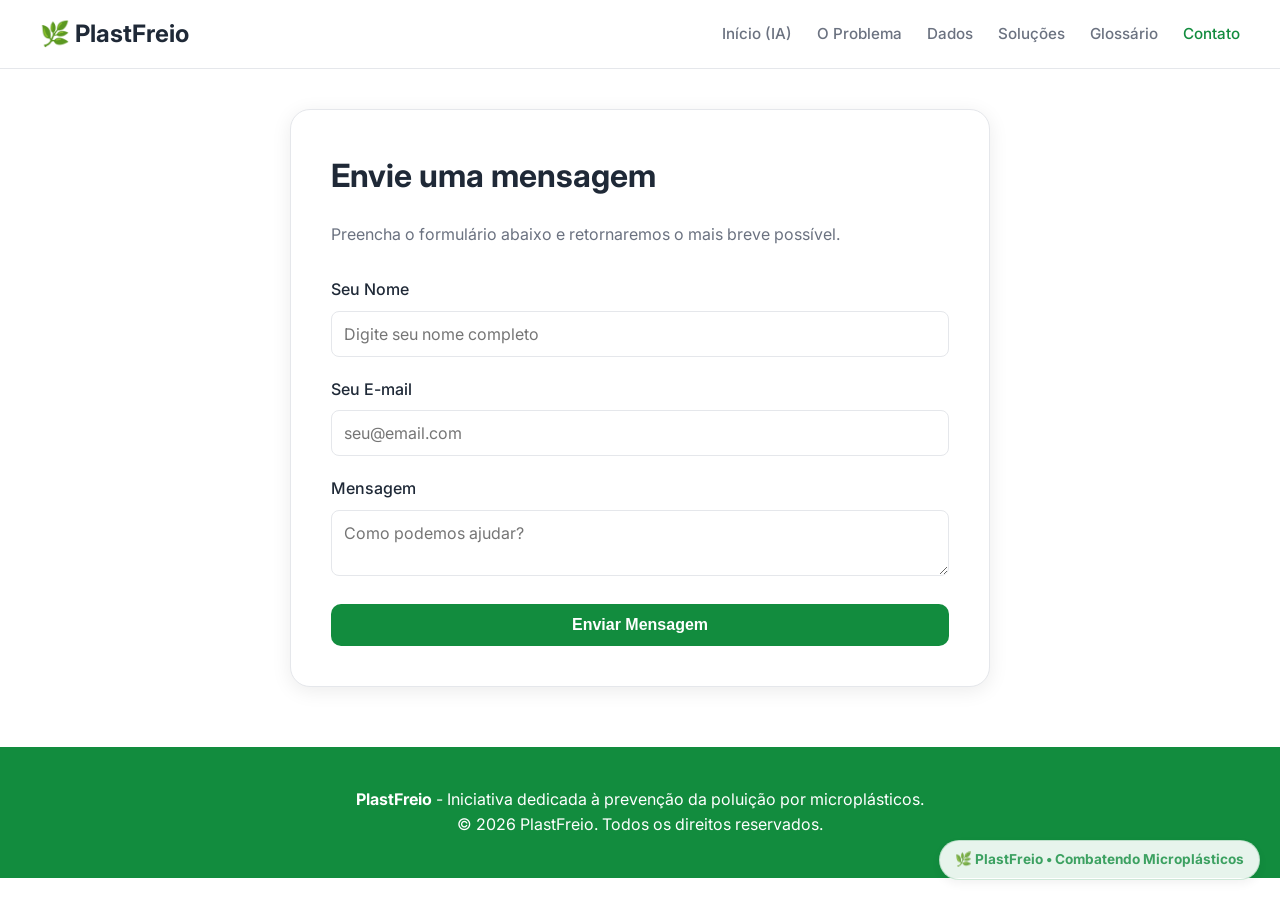
<file: contato.html>
<!DOCTYPE html>
<html lang="pt-BR">
<head>
    <meta charset="UTF-8">
    <meta name="viewport" content="width=device-width, initial-scale=1.0">
    <title>Contato - PlastFreio</title>
    <link rel="icon" href="data:image/svg+xml,<svg xmlns=%22http://www.w3.org/2000/svg%22 viewBox=%220 0 100 100%22><text y=%22.9em%22 font-size=%2290%22>🌿</text></svg>">
    <link rel="stylesheet" href="style.css">
</head>
<body>

    <header class="top-bar">
        <div class="header-content">
            <a href="index.html" class="logo">🌿 PlastFreio</a>
            <nav class="nav-links">
                <a href="index.html">Início (IA)</a>
                <a href="problema.html">O Problema</a>
                <a href="dados.html">Dados</a>
                <a href="solucoes.html">Soluções</a>
                <a href="glossario.html">Glossário</a>
                <a href="contato.html" class="active">Contato</a>
            </nav>
        </div>
    </header>

    <main class="container" style="margin-top: 40px;">
        <div class="article-content" style="max-width: 700px; margin: 0 auto;">
            <h2>Envie uma mensagem</h2>
            <p>Preencha o formulário abaixo e retornaremos o mais breve possível.</p>
            
            <form action="#" method="POST" style="margin-top: 30px;">
                <div class="form-group">
                    <label for="nome">Seu Nome</label>
                    <input type="text" id="nome" name="nome" placeholder="Digite seu nome completo" required>
                </div>
                
                <div class="form-group">
                    <label for="email">Seu E-mail</label>
                    <input type="email" id="email" name="email" placeholder="seu@email.com" required>
                </div>
                
                <div class="form-group">
                    <label for="mensagem">Mensagem</label>
                    <textarea id="mensagem" name="mensagem" placeholder="Como podemos ajudar?" required></textarea>
                </div>
                
                <button type="submit" class="btn-ai" style="width: 100%; justify-content: center;">Enviar Mensagem</button>
            </form>
        </div>
    </main>

    <footer>
        <p><strong>PlastFreio</strong> - Iniciativa dedicada à prevenção da poluição por microplásticos.</p>
        <p>&copy; 2026 PlastFreio. Todos os direitos reservados.</p>
    </footer>
</body>
</html>
</file>
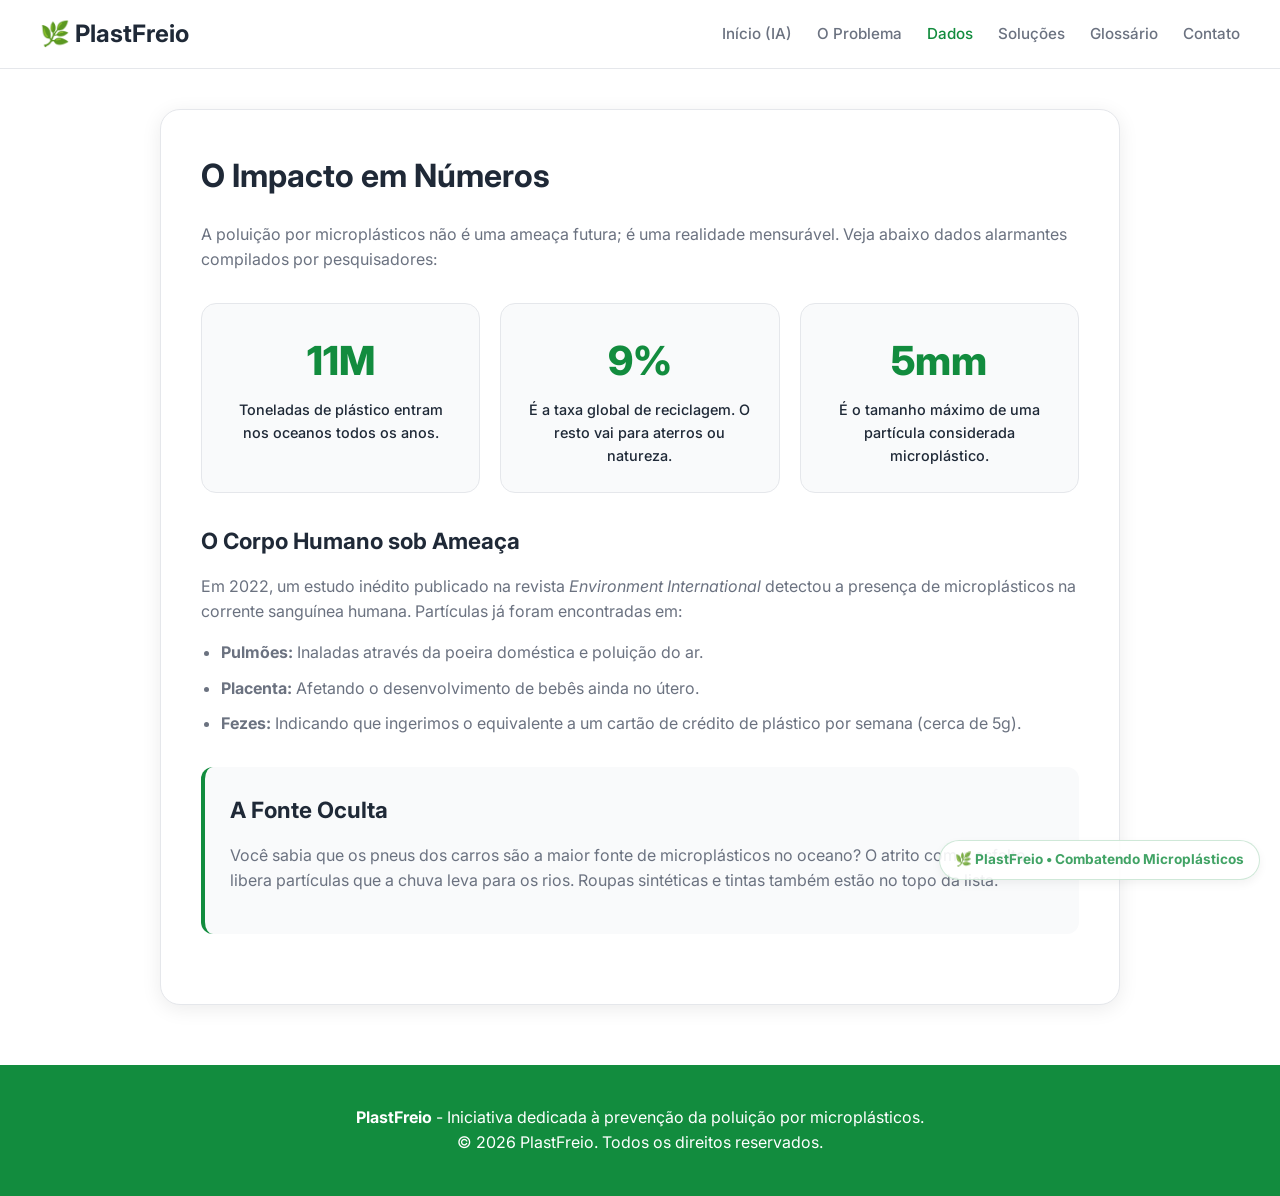
<file: dados.html>
<!DOCTYPE html>
<html lang="pt-BR">
<head>
    <meta charset="UTF-8">
    <meta name="viewport" content="width=device-width, initial-scale=1.0">
    <title>Dados e Pesquisas - PlastFreio</title>
    <link rel="icon" href="data:image/svg+xml,<svg xmlns=%22http://www.w3.org/2000/svg%22 viewBox=%220 0 100 100%22><text y=%22.9em%22 font-size=%2290%22>🌿</text></svg>">
    <link rel="stylesheet" href="style.css">
</head>
<body>

    <header class="top-bar">
        <div class="header-content">
            <a href="index.html" class="logo">🌿 PlastFreio</a>
            <nav class="nav-links">
                <a href="index.html">Início (IA)</a>
                <a href="problema.html">O Problema</a>
                <a href="dados.html" class="active">Dados</a>
                <a href="solucoes.html">Soluções</a>
                <a href="glossario.html">Glossário</a>
                <a href="contato.html">Contato</a>
            </nav>
        </div>
    </header>

    <main class="container" style="margin-top: 40px;">
        <article class="article-content">
            <h2>O Impacto em Números</h2>
            <p>A poluição por microplásticos não é uma ameaça futura; é uma realidade mensurável. Veja abaixo dados alarmantes compilados por pesquisadores:</p>

            <div class="stat-grid">
                <div class="stat-card">
                    <div class="stat-number">11M</div>
                    <p>Toneladas de plástico entram nos oceanos todos os anos.</p>
                </div>
                <div class="stat-card">
                    <div class="stat-number">9%</div>
                    <p>É a taxa global de reciclagem. O resto vai para aterros ou natureza.</p>
                </div>
                <div class="stat-card">
                    <div class="stat-number">5mm</div>
                    <p>É o tamanho máximo de uma partícula considerada microplástico.</p>
                </div>
            </div>

            <h3>O Corpo Humano sob Ameaça</h3>
            <p>Em 2022, um estudo inédito publicado na revista <em>Environment International</em> detectou a presença de microplásticos na corrente sanguínea humana. Partículas já foram encontradas em:</p>
            <ul>
                <li><strong>Pulmões:</strong> Inaladas através da poeira doméstica e poluição do ar.</li>
                <li><strong>Placenta:</strong> Afetando o desenvolvimento de bebês ainda no útero.</li>
                <li><strong>Fezes:</strong> Indicando que ingerimos o equivalente a um cartão de crédito de plástico por semana (cerca de 5g).</li>
            </ul>

            <div class="highlight-box">
                <h3 style="margin-top:0;">A Fonte Oculta</h3>
                <p>Você sabia que os pneus dos carros são a maior fonte de microplásticos no oceano? O atrito com o asfalto libera partículas que a chuva leva para os rios. Roupas sintéticas e tintas também estão no topo da lista.</p>
            </div>
        </article>
    </main>

    <footer>
        <p><strong>PlastFreio</strong> - Iniciativa dedicada à prevenção da poluição por microplásticos.</p>
        <p>&copy; 2026 PlastFreio. Todos os direitos reservados.</p>
    </footer>
</body>
</html>
</file>
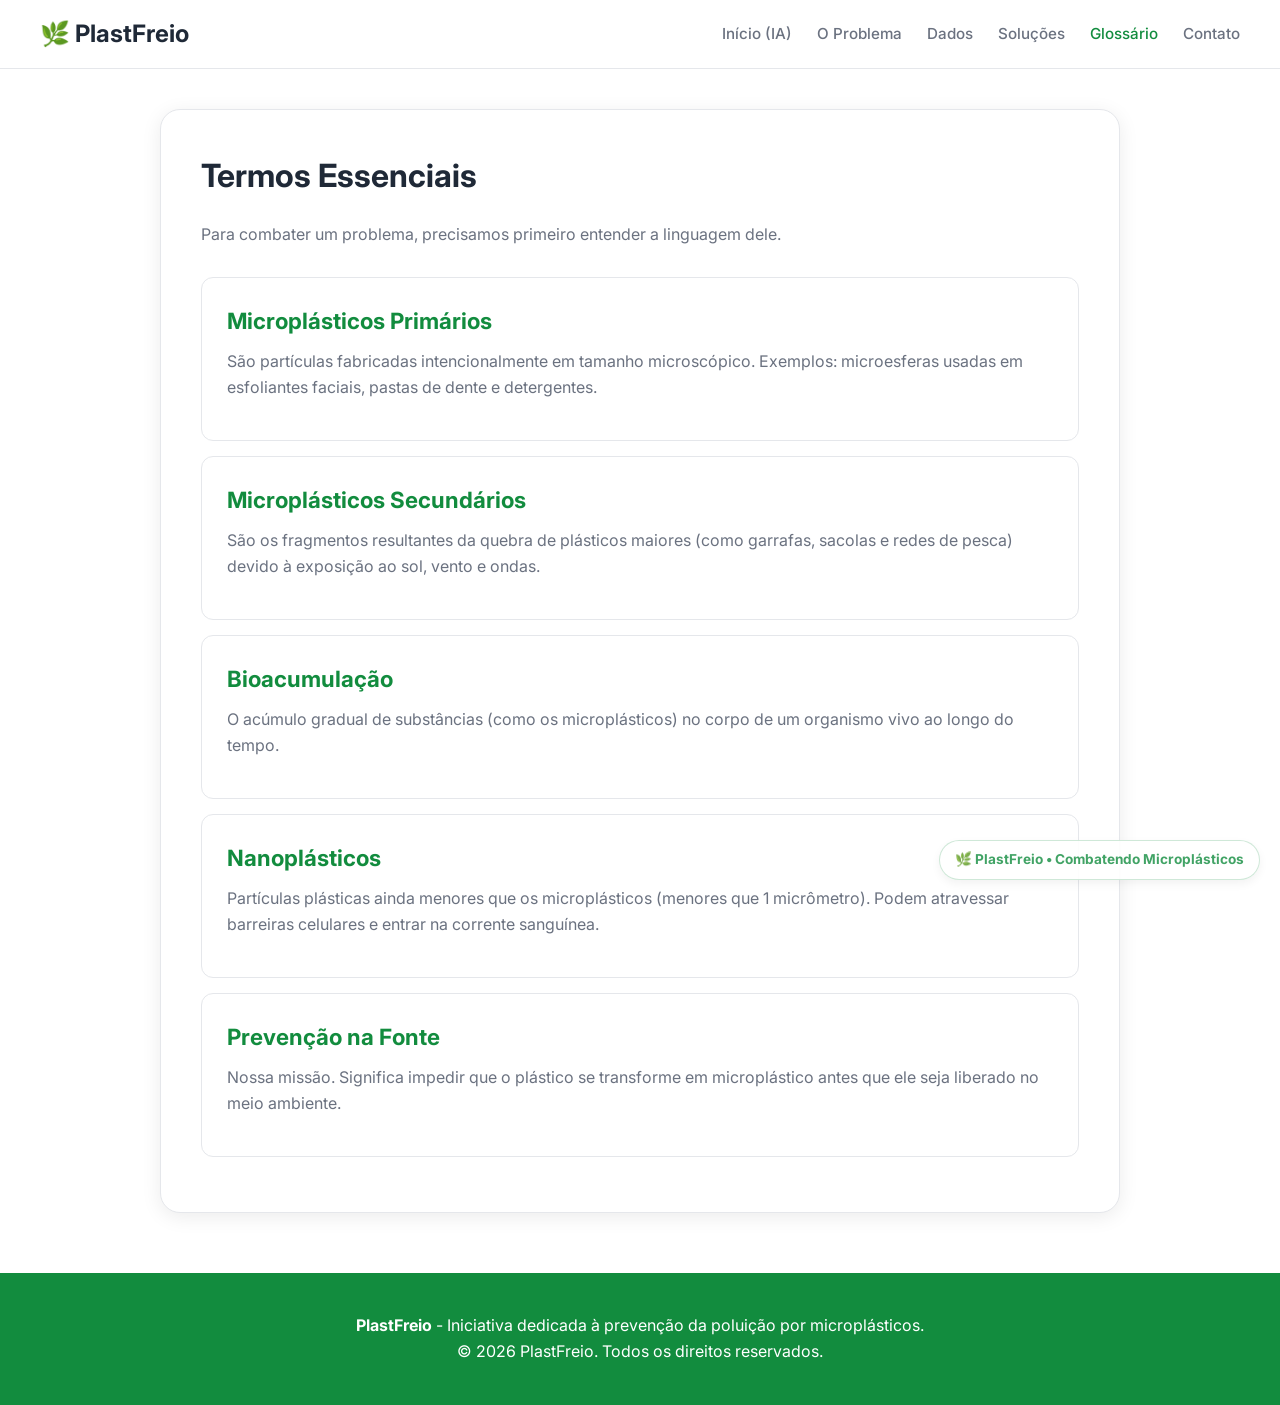
<file: glossario.html>
<!DOCTYPE html>
<html lang="pt-BR">
<head>
    <meta charset="UTF-8">
    <meta name="viewport" content="width=device-width, initial-scale=1.0">
    <title>Glossário - PlastFreio</title>
    <link rel="icon" href="data:image/svg+xml,<svg xmlns=%22http://www.w3.org/2000/svg%22 viewBox=%220 0 100 100%22><text y=%22.9em%22 font-size=%2290%22>🌿</text></svg>">
    <link rel="stylesheet" href="style.css">
</head>
<body>

    <header class="top-bar">
        <div class="header-content">
            <a href="index.html" class="logo">🌿 PlastFreio</a>
            <nav class="nav-links">
                <a href="index.html">Início (IA)</a>
                <a href="problema.html">O Problema</a>
                <a href="dados.html">Dados</a>
                <a href="solucoes.html">Soluções</a>
                <a href="glossario.html" class="active">Glossário</a>
                <a href="contato.html">Contato</a>
            </nav>
        </div>
    </header>

    <main class="container" style="margin-top: 40px;">
        <div class="article-content">
            <h2>Termos Essenciais</h2>
            <p>Para combater um problema, precisamos primeiro entender a linguagem dele.</p>

            <div style="margin-top: 30px;">
                <div class="glossary-item">
                    <h3>Microplásticos Primários</h3>
                    <p>São partículas fabricadas intencionalmente em tamanho microscópico. Exemplos: microesferas usadas em esfoliantes faciais, pastas de dente e detergentes.</p>
                </div>
                <div class="glossary-item">
                    <h3>Microplásticos Secundários</h3>
                    <p>São os fragmentos resultantes da quebra de plásticos maiores (como garrafas, sacolas e redes de pesca) devido à exposição ao sol, vento e ondas.</p>
                </div>
                <div class="glossary-item">
                    <h3>Bioacumulação</h3>
                    <p>O acúmulo gradual de substâncias (como os microplásticos) no corpo de um organismo vivo ao longo do tempo.</p>
                </div>
                <div class="glossary-item">
                    <h3>Nanoplásticos</h3>
                    <p>Partículas plásticas ainda menores que os microplásticos (menores que 1 micrômetro). Podem atravessar barreiras celulares e entrar na corrente sanguínea.</p>
                </div>
                <div class="glossary-item">
                    <h3>Prevenção na Fonte</h3>
                    <p>Nossa missão. Significa impedir que o plástico se transforme em microplástico antes que ele seja liberado no meio ambiente.</p>
                </div>
            </div>
        </div>
    </main>

    <footer>
        <p><strong>PlastFreio</strong> - Iniciativa dedicada à prevenção da poluição por microplásticos.</p>
        <p>&copy; 2026 PlastFreio. Todos os direitos reservados.</p>
    </footer>
</body>
</html>
</file>
<file: style.css>
@import url('https://fonts.googleapis.com/css2?family=Inter:wght@400;500;600;700&display=swap');

:root {
    --primary-green: #128c3e;
    --primary-hover: #0e6e30;
    --bg-color: #ffffff;
    --bg-light: #f9fafb;
    --text-dark: #1f2937;
    --text-muted: #6b7280;
    --border-color: #e5e7eb;
}

* { box-sizing: border-box; margin: 0; padding: 0; }

body { 
    font-family: 'Inter', sans-serif; 
    color: var(--text-dark); 
    line-height: 1.6; 
    
    /* Fundo com a imagem de natureza (sem marca d'água) */
    background-image: linear-gradient(rgba(255, 255, 255, 0.85), rgba(255, 255, 255, 0.85)), url('https://images.unsplash.com/photo-1441974231531-c6227db76b6e?q=80&w=1920&auto=format&fit=crop');
    background-size: cover;
    background-position: center;
    background-attachment: fixed;
}

h1, h2, h3, h4 { color: var(--text-dark); font-weight: 700; }

/* HEADER */
.top-bar { background: rgba(255, 255, 255, 0.95); border-bottom: 1px solid var(--border-color); padding: 15px 20px; position: sticky; top: 0; z-index: 100; backdrop-filter: blur(5px); }
.header-content { max-width: 1200px; margin: 0 auto; display: flex; justify-content: space-between; align-items: center; }
.logo { font-size: 1.5em; font-weight: 700; color: var(--text-dark); text-decoration: none; display: flex; align-items: center; gap: 8px; }
.nav-links { display: flex; gap: 25px; }
.nav-links a { text-decoration: none; color: var(--text-muted); font-weight: 500; font-size: 0.95em; transition: color 0.2s; }
.nav-links a:hover, .nav-links a.active { color: var(--primary-green); }

/* HERO / ÁREA DA IA */
.hero-ai { text-align: center; padding: 80px 20px; max-width: 900px; margin: 0 auto; position: relative; }
.badge-new { display: inline-block; background: #ecfdf5; color: var(--primary-green); padding: 5px 15px; border-radius: 20px; font-size: 0.85em; font-weight: 600; margin-bottom: 30px; border: 1px solid #a7f3d0; }
.hero-ai h1 { font-size: 3.5em; line-height: 1.1; margin-bottom: 15px; letter-spacing: -1px; }
.hero-ai h1 span { color: var(--primary-green); }
.hero-ai p { font-size: 1.2em; color: var(--text-dark); margin-bottom: 40px; max-width: 600px; margin-left: auto; margin-right: auto; font-weight: 500; }

/* CAIXA DE INPUT DA IA */
.ai-input-box { border: 2px solid var(--primary-green); border-radius: 15px; padding: 20px; background: white; box-shadow: 0 10px 30px rgba(18, 140, 62, 0.15); text-align: left; position: relative; }
.ai-input-box textarea { width: 100%; border: none; outline: none; font-family: 'Inter', sans-serif; font-size: 1.1em; resize: none; height: 80px; color: var(--text-dark); background: transparent; }
.ai-input-box textarea::placeholder { color: #9ca3af; }
.ai-input-footer { display: flex; justify-content: space-between; align-items: center; margin-top: 15px; border-top: 1px solid var(--border-color); padding-top: 15px; }
.ai-credits { color: var(--text-muted); font-size: 0.9em; display: flex; align-items: center; gap: 5px; }
.btn-ai { background: var(--primary-green); color: white; border: none; padding: 12px 25px; border-radius: 10px; font-size: 1rem; font-weight: 600; cursor: pointer; transition: background 0.2s; display: flex; align-items: center; gap: 8px; }
.btn-ai:hover { background: var(--primary-hover); }

/* CONTEÚDO GERAL */
.container { max-width: 1000px; margin: 40px auto; padding: 0 20px; }
.article-content { background: white; padding: 40px; border-radius: 20px; border: 1px solid var(--border-color); box-shadow: 0 4px 20px rgba(0,0,0,0.08); margin-bottom: 30px; }
.article-content h2 { margin-bottom: 20px; font-size: 2em; }
.article-content h3 { margin-top: 30px; margin-bottom: 15px; font-size: 1.4em; }
.article-content p { margin-bottom: 15px; color: var(--text-muted); }
.article-content ul { margin-left: 20px; margin-bottom: 20px; color: var(--text-muted); }
.article-content li { margin-bottom: 10px; }
.highlight-box { background: var(--bg-light); padding: 25px; border-radius: 12px; margin: 30px 0; border-left: 4px solid var(--primary-green); }
.content-image { width: 100%; border-radius: 12px; margin: 20px 0; }

/* GRIDS E CARDS */
.tips-grid { display: grid; grid-template-columns: repeat(auto-fit, minmax(280px, 1fr)); gap: 20px; margin-top: 30px; }
.tip-card { background: white; border-radius: 15px; overflow: hidden; border: 1px solid var(--border-color); transition: transform 0.3s; }
.tip-card:hover { transform: translateY(-5px); box-shadow: 0 10px 25px rgba(0,0,0,0.15); }
.tip-image { width: 100%; height: 180px; object-fit: cover; }
.tip-content { padding: 20px; }
.tip-content h3 { font-size: 1.2em; margin-bottom: 10px; color: var(--primary-green); }
.tip-content p { color: var(--text-muted); font-size: 0.9em; }

/* ESTATÍSTICAS */
.stat-grid { display: grid; grid-template-columns: repeat(auto-fit, minmax(180px, 1fr)); gap: 20px; margin: 30px 0; }
.stat-card { background: var(--bg-light); padding: 25px; border-radius: 15px; text-align: center; border: 1px solid var(--border-color); }
.stat-number { font-size: 2.5em; font-weight: 800; color: var(--primary-green); margin-bottom: 5px; }
.stat-card p { color: var(--text-dark); font-weight: 500; margin: 0; font-size: 0.9em; }

/* GLOSSÁRIO */
.glossary-item { background: white; padding: 25px; border-radius: 12px; margin-bottom: 15px; border: 1px solid var(--border-color); }
.glossary-item h3 { margin-top: 0; margin-bottom: 10px; color: var(--primary-green); }

/* FORMULÁRIO */
.form-group { margin-bottom: 20px; }
.form-group label { display: block; margin-bottom: 8px; font-weight: 500; }
.form-group input, .form-group textarea { width: 100%; padding: 12px; border: 1px solid var(--border-color); border-radius: 8px; font-family: inherit; font-size: 1rem; }
.form-group input:focus, .form-group textarea:focus { outline: none; border-color: var(--primary-green); box-shadow: 0 0 0 3px rgba(18, 140, 62, 0.1); }

/* FOOTER */
footer { background: var(--primary-green); color: white; padding: 40px 20px; text-align: center; margin-top: 60px; }
footer strong { color: white; }
/* --- MARCA D'ÁGUA TEMÁTICA (CANTO INFERIOR) --- */
body::after {
    content: "🌿 PlastFreio • Combatendo Microplásticos";
    position: fixed;
    bottom: 20px;
    right: 20px;
    background-color: rgba(255, 255, 255, 0.9); /* Fundo branquinho para dar contraste */
    color: rgba(18, 140, 62, 0.8); /* Verde da marca */
    padding: 8px 15px;
    border-radius: 20px;
    font-family: 'Inter', sans-serif;
    font-size: 0.85rem;
    font-weight: 700;
    border: 1px solid rgba(18, 140, 62, 0.2);
    box-shadow: 0 4px 10px rgba(0,0,0,0.05);
    pointer-events: none; /* O mouse atravessa a marca d'água e consegue clicar no site */
    z-index: 9999;
    user-select: none;
}
</file>
